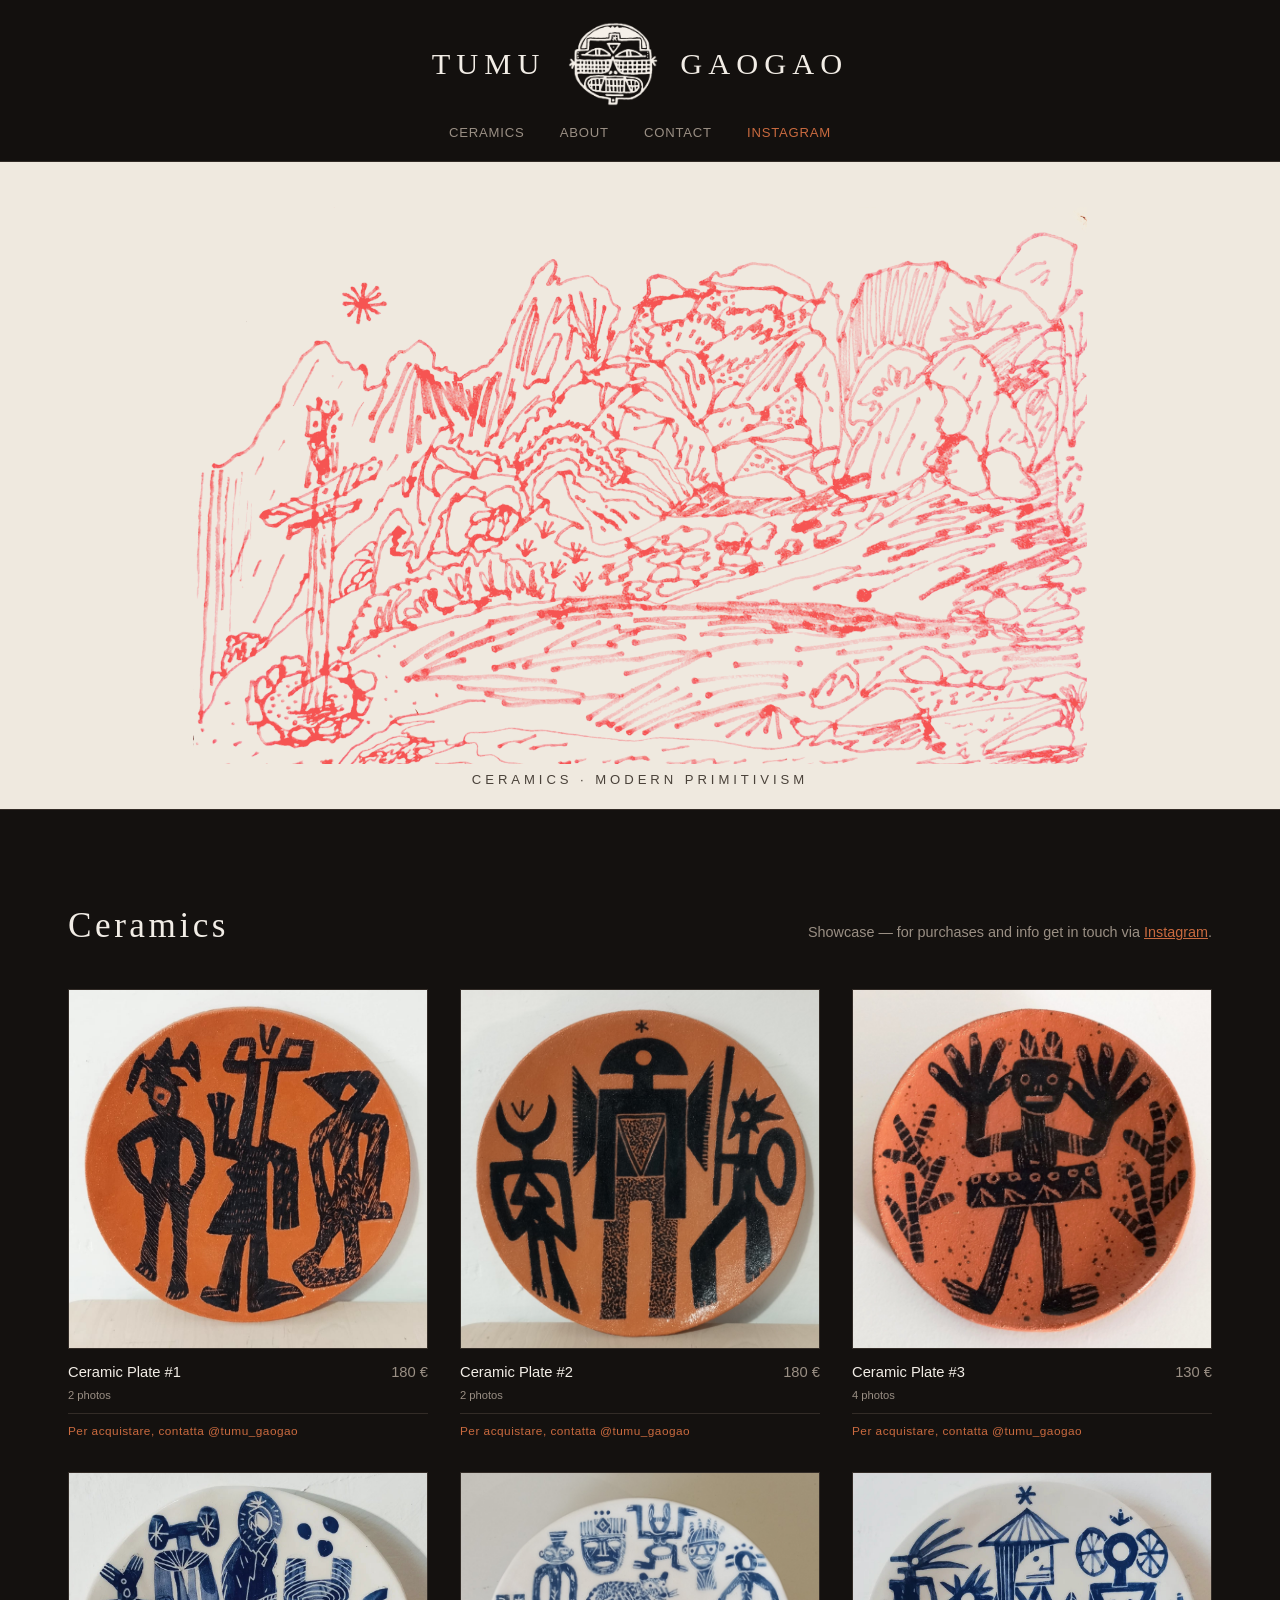
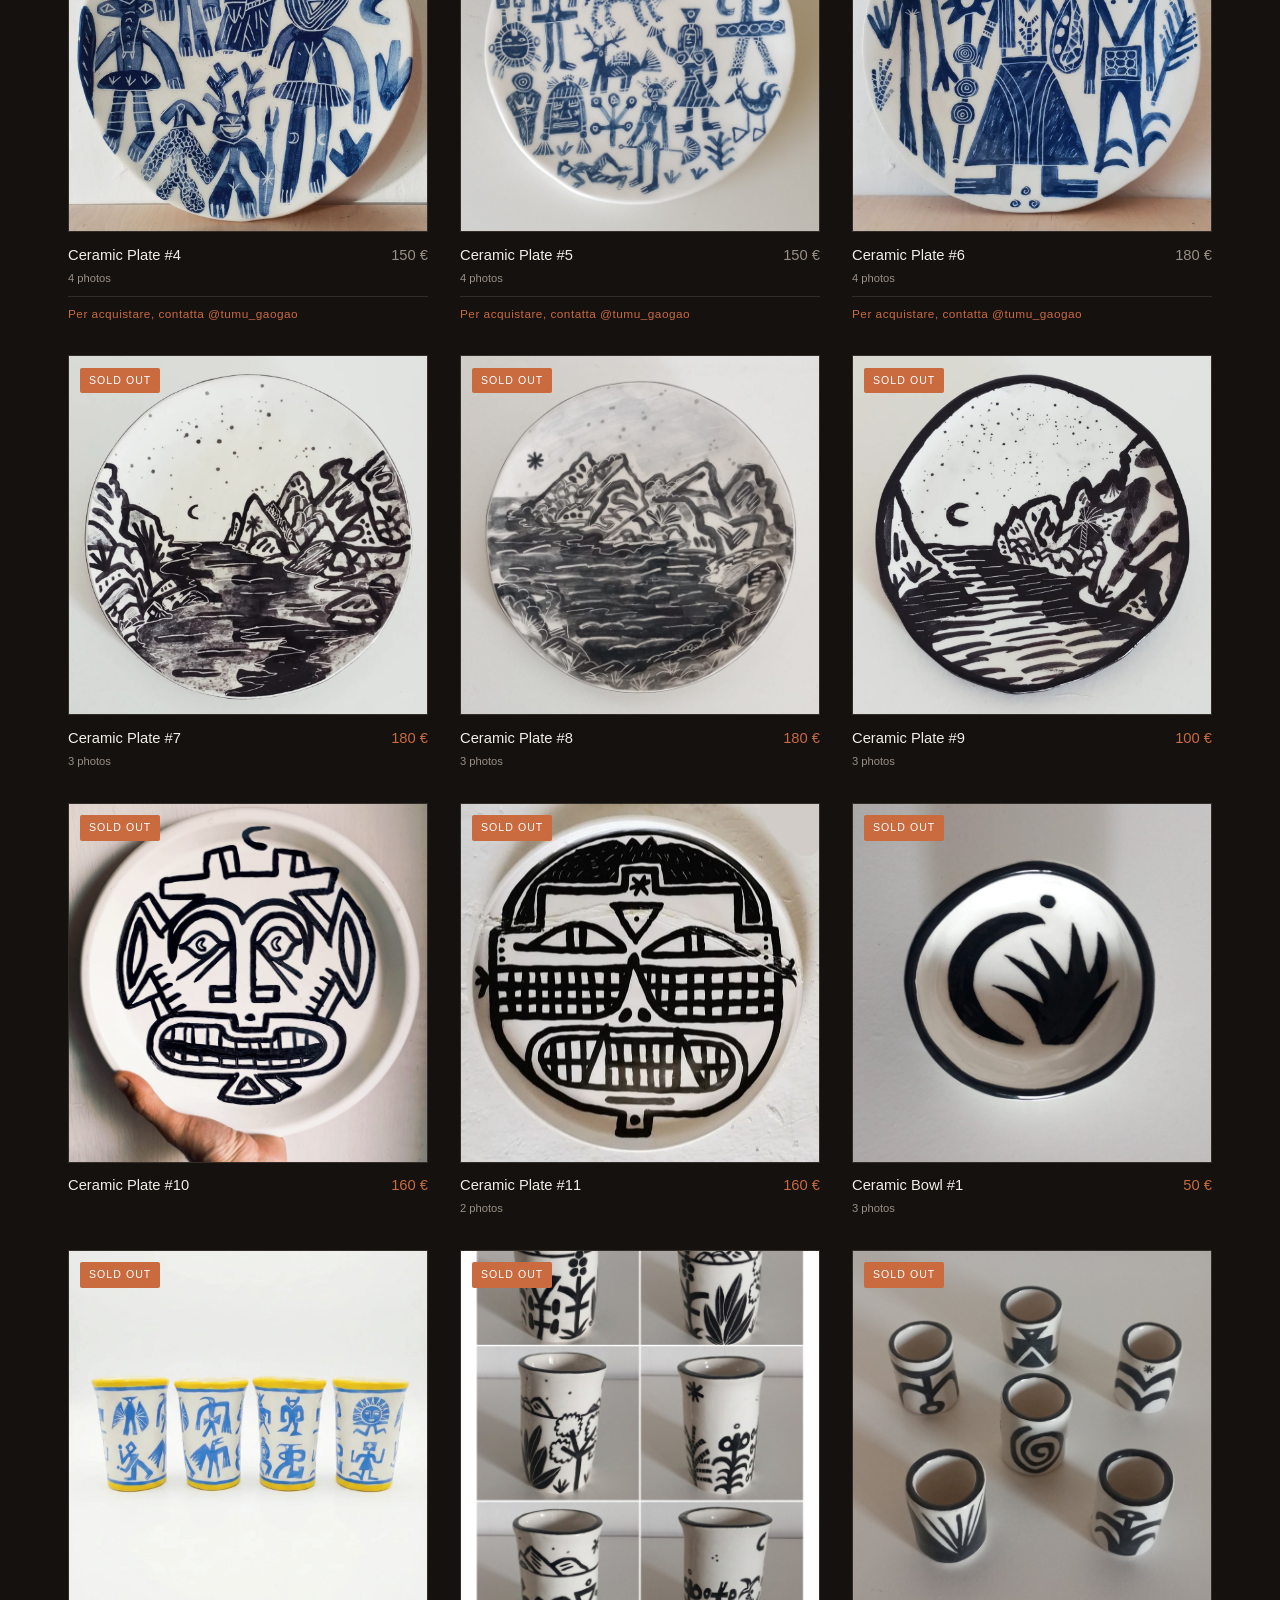
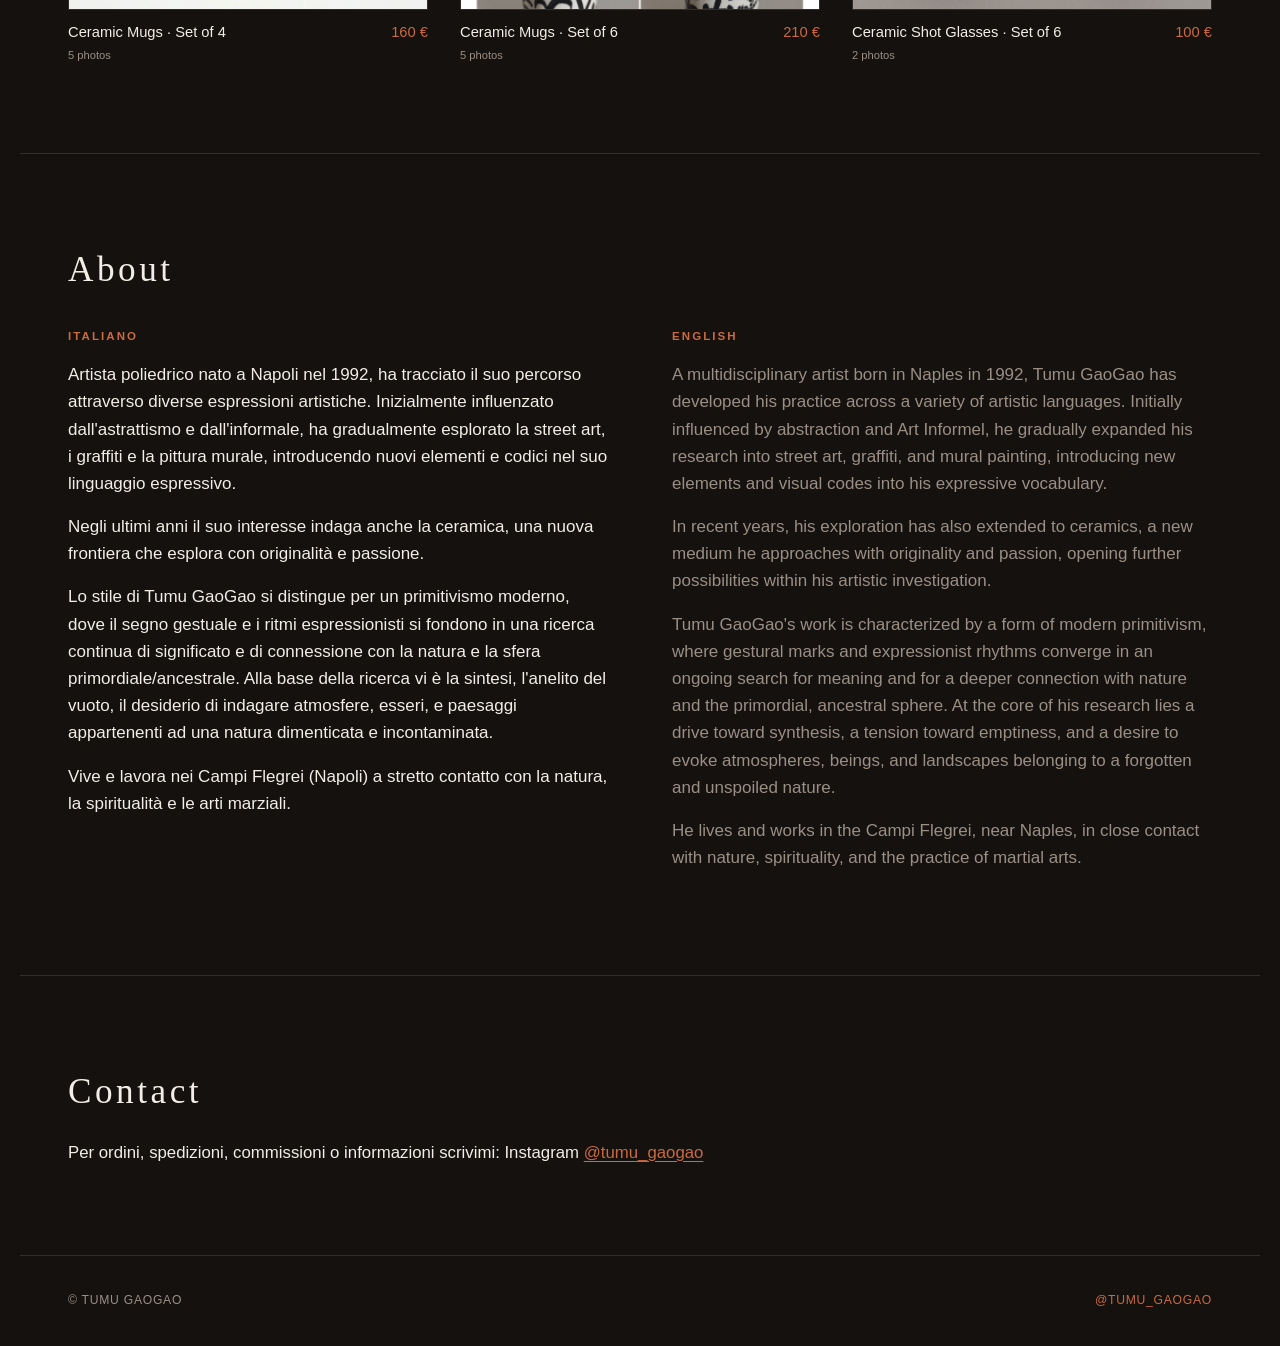
<file: index.html>
<!DOCTYPE html>
<html lang="it">
<head>
  <meta charset="UTF-8" />
  <meta name="viewport" content="width=device-width, initial-scale=1.0" />
  <title>TUMU GAOGAO — Ceramics</title>
  <meta name="description" content="TUMU GAOGAO — multidisciplinary artist, Naples 1992. Ceramics and modern primitivism." />
  <meta property="og:title" content="TUMU GAOGAO" />
  <meta property="og:description" content="Ceramics · Modern primitivism" />
  <meta property="og:type" content="website" />
  <link rel="stylesheet" href="style.css" />
</head>
<body>
  <header class="site-header" id="top">
    <a class="brand" href="#top">
      <span class="brand-word">TUMU</span>
      <img class="brand-logo" src="assets/images/logo-mask.png" alt="TUMU GAOGAO" />
      <span class="brand-word">GAOGAO</span>
    </a>
    <button class="nav-toggle" aria-label="Menu" aria-expanded="false">Menu</button>
    <nav class="site-nav">
      <a href="#shop">Ceramics</a>
      <a href="#about">About</a>
      <a href="#contact">Contact</a>
      <a class="ig" href="" target="_blank" rel="noopener" id="nav-ig">Instagram</a>
    </nav>
  </header>

  <main>
    <section class="hero hero-drawings" id="hero">
      <div class="hero-slides" id="hero-slides"></div>
      <div class="hero-overlay">
        <h1 class="hero-title">TUMU GAOGAO</h1>
        <p class="hero-tagline" id="hero-tagline"></p>
      </div>
    </section>

    <section id="shop" class="shop">
      <div class="section-head">
        <h2 class="section-title">Ceramics</h2>
        <p class="section-note">Showcase — for purchases and info get in touch via <a href="" id="shop-ig" target="_blank" rel="noopener">Instagram</a>.</p>
      </div>
      <div class="grid" id="product-grid"></div>
    </section>

    <section id="about" class="about">
      <h2 class="section-title">About</h2>
      <div class="about-cols">
        <div class="about-it" id="about-it"></div>
        <div class="about-en" id="about-en"></div>
      </div>
    </section>

    <section id="contact" class="contact">
      <h2 class="section-title">Contact</h2>
      <p id="contact-body"></p>
    </section>
  </main>

  <footer class="site-footer">
    <span id="footer-name"></span>
    <a href="" id="footer-ig" target="_blank" rel="noopener"></a>
  </footer>


  <script src="common.js"></script>
  <script src="script.js"></script>
</body>
</html>
</file>
<file: style.css>
/* TUMU GAOGAO — ceramics showcase
   Warm terracotta / cream palette, image-forward. */

:root {
  --bg: #14110f;
  --paper: #1c1815;
  --ink: #f2ede6;
  --muted: #9a8f84;
  --line: #332c27;
  --terra: #c96a3f;
  --terra-dark: #a5522d;
  --maxw: 1240px;
  --sans: "Helvetica Neue", Helvetica, Arial, sans-serif;
  --serif: Georgia, "Times New Roman", serif;
  --offwhite: #efe9df;
  --offwhite-ink: #4a423a;
}

* { box-sizing: border-box; }
html { scroll-behavior: smooth; }
body {
  margin: 0;
  background: var(--bg);
  color: var(--ink);
  font-family: var(--sans);
  font-size: 17px;
  line-height: 1.6;
  -webkit-font-smoothing: antialiased;
}
a { color: inherit; }
img { display: block; max-width: 100%; }

/* ---------- Header ---------- */
.site-header {
  position: sticky;
  top: 0;
  z-index: 50;
  display: flex;
  flex-direction: column;
  align-items: center;
  gap: 1rem;
  padding: 1.4rem clamp(1rem, 4vw, 3rem) 1.1rem;
  background: rgba(20, 17, 15, 0.92);
  backdrop-filter: saturate(140%) blur(8px);
  border-bottom: 1px solid var(--line);
}
.brand {
  display: flex;
  align-items: center;
  justify-content: center;
  gap: clamp(0.6rem, 2vw, 1.4rem);
  text-decoration: none;
  color: var(--ink);
}
.brand-word {
  font-family: var(--serif);
  font-size: clamp(1.1rem, 3.4vw, 1.9rem);
  letter-spacing: 0.2em;
  line-height: 1;
  white-space: nowrap;
}
.brand-logo {
  height: clamp(56px, 9vw, 84px);
  width: auto;
  flex: none;
}
.site-nav { display: flex; justify-content: center; gap: clamp(1rem, 3vw, 2.2rem); font-size: 0.82rem; letter-spacing: 0.06em; text-transform: uppercase; }
.site-nav a { text-decoration: none; color: var(--muted); transition: color .2s; }
.site-nav a:hover { color: var(--terra); }
.site-nav a.ig { color: var(--terra); }
.nav-toggle {
  display: none; background: none; border: none; cursor: pointer;
  font-family: var(--sans); font-size: 0.82rem; letter-spacing: 0.08em; text-transform: uppercase; color: var(--ink);
}

/* ---------- Hero ---------- */
.hero { position: relative; height: 72vh; min-height: 380px; overflow: hidden; border-bottom: 1px solid var(--line); background: var(--bg); }
.hero.hero-drawings { background: var(--offwhite); }
.hero.hero-drawings .hero-slides img { object-fit: contain; padding: clamp(1.2rem, 3.5vw, 3rem); }
.hero.hero-drawings .hero-overlay {
  background: none;
  justify-content: flex-end;
  padding-bottom: 1.2rem;
  color: var(--offwhite-ink);
  text-shadow: none;
}
.hero.hero-drawings .hero-title { display: none; }
.hero-slides { position: absolute; inset: 0; }
.hero-slides img {
  position: absolute; inset: 0;
  width: 100%; height: 100%; object-fit: cover;
  opacity: 0; transition: opacity 1.2s ease;
}
.hero-slides img.active { opacity: 1; }
.hero-overlay {
  position: absolute; inset: 0; z-index: 2;
  display: flex; flex-direction: column; align-items: center; justify-content: center;
  text-align: center; color: #fff; padding: 1.5rem;
  background: linear-gradient(180deg, rgba(20,17,15,.25), rgba(20,17,15,.65));
  text-shadow: 0 2px 24px rgba(0,0,0,.4);
}
.hero-title { font-family: var(--serif); font-size: clamp(2.2rem, 7vw, 5rem); font-weight: 400; letter-spacing: 0.16em; margin: 0; }
.hero-tagline { text-transform: uppercase; letter-spacing: 0.3em; font-size: 0.82rem; margin: 1.2rem 0 0; }

/* ---------- Sections ---------- */
.section-title { font-family: var(--serif); font-size: clamp(1.5rem, 4vw, 2.2rem); font-weight: 400; letter-spacing: 0.1em; margin: 0; }
.shop, .about, .contact { max-width: var(--maxw); margin: 0 auto; padding: clamp(3rem, 7vw, 5.5rem) clamp(1.2rem, 5vw, 3rem); }
.section-head { display: flex; flex-wrap: wrap; align-items: baseline; justify-content: space-between; gap: 0.6rem; margin-bottom: 2.2rem; }
.section-note { color: var(--muted); font-size: 0.9rem; margin: 0; }
.section-note a { color: var(--terra); }

/* ---------- Product grid ---------- */
.grid { display: grid; grid-template-columns: repeat(3, 1fr); gap: clamp(1rem, 2.5vw, 2rem); }
.card { display: block; cursor: pointer; background: none; border: none; padding: 0; text-align: left; font: inherit; color: inherit; text-decoration: none; }
.card .thumb {
  position: relative; overflow: hidden; background: var(--paper);
  border: 1px solid var(--line); aspect-ratio: 1 / 1;
}
.card .thumb img { width: 100%; height: 100%; object-fit: cover; transition: transform .5s ease; }
.card:hover .thumb img { transform: scale(1.04); }
.badge {
  position: absolute; top: 0.7rem; left: 0.7rem;
  background: var(--terra); color: #fff;
  font-size: 0.66rem; letter-spacing: 0.1em; text-transform: uppercase;
  padding: 0.28rem 0.55rem; border-radius: 2px;
}
.card-info { display: flex; justify-content: space-between; gap: 1rem; margin-top: 0.7rem; align-items: baseline; }
.card-title { font-size: 0.92rem; font-weight: 500; }
.card-price { font-size: 0.92rem; color: var(--muted); white-space: nowrap; }
.card.is-sold .card-price { color: var(--terra); }
.card-count { font-size: 0.7rem; color: var(--muted); margin-top: 0.15rem; }

/* ---------- About ---------- */
.about { border-top: 1px solid var(--line); }
.about-cols { display: grid; grid-template-columns: 1fr 1fr; gap: clamp(1.5rem, 5vw, 4rem); margin-top: 1.8rem; }
.about-cols p { margin: 0 0 1rem; }
.about-en { color: var(--muted); }
.about-it h3, .about-en h3 {
  font-size: 0.72rem; text-transform: uppercase; letter-spacing: 0.18em;
  color: var(--terra); margin: 0 0 1rem; font-weight: 700;
}

/* ---------- Contact ---------- */
.contact { border-top: 1px solid var(--line); }
.contact p { margin: 1.2rem 0 0; font-size: 1.05rem; }
.contact a { color: var(--terra); text-underline-offset: 3px; }

/* ---------- Footer ---------- */
.site-footer {
  display: flex; justify-content: space-between; flex-wrap: wrap; gap: 0.5rem;
  max-width: var(--maxw); margin: 0 auto;
  padding: 2.2rem clamp(1.2rem, 5vw, 3rem);
  border-top: 1px solid var(--line);
  font-size: 0.76rem; letter-spacing: 0.06em; text-transform: uppercase; color: var(--muted);
}
.site-footer a { color: var(--terra); text-decoration: none; }

/* ---------- Lightbox ---------- */
.lightbox { position: fixed; inset: 0; z-index: 100; display: none; align-items: center; justify-content: center; background: rgba(25,19,14,.95); padding: clamp(1rem, 4vw, 3rem); }
.lightbox.open { display: flex; }
.lb-figure { margin: 0; max-width: 92vw; max-height: 90vh; display: flex; flex-direction: column; align-items: center; }
.lb-img { max-width: 92vw; max-height: 78vh; width: auto; height: auto; object-fit: contain; box-shadow: 0 20px 60px rgba(0,0,0,.5); }
.lb-caption { color: #ece4d8; font-size: 0.9rem; text-align: center; margin-top: 1rem; }
.lb-caption .price { color: #fff; font-weight: 600; }
.lb-caption .sold { color: var(--terra); text-transform: uppercase; letter-spacing: .1em; font-size: .78rem; margin-left: .5rem; }
.lb-close, .lb-prev, .lb-next { position: fixed; background: none; border: none; color: #fff; cursor: pointer; line-height: 1; opacity: .75; transition: opacity .2s; padding: .5rem 1rem; }
.lb-close:hover, .lb-prev:hover, .lb-next:hover { opacity: 1; }
.lb-close { top: .6rem; right: 1rem; font-size: 2.8rem; }
.lb-prev { left: .5rem; top: 50%; transform: translateY(-50%); font-size: 3.5rem; }
.lb-next { right: .5rem; top: 50%; transform: translateY(-50%); font-size: 3.5rem; }

/* ---------- Responsive ---------- */
@media (max-width: 900px) { .grid { grid-template-columns: repeat(2, 1fr); } }
@media (max-width: 680px) {
  .nav-toggle { display: block; }
  .site-nav {
    position: absolute; top: 100%; right: 0; left: 0;
    flex-direction: column; gap: 0; background: var(--bg); align-items: center;
    border-bottom: 1px solid var(--line); max-height: 0; overflow: hidden;
    transition: max-height .3s ease;
  }
  .site-nav.open { max-height: 360px; }
  .site-nav a { padding: 0.9rem clamp(1rem, 4vw, 3rem); border-top: 1px solid var(--line); }
  .about-cols { grid-template-columns: 1fr; }
}
@media (max-width: 460px) { .grid { grid-template-columns: 1fr; } }

/* ---------- Messaggio di errore caricamento contenuti ---------- */
.load-error { grid-column: 1 / -1; color: var(--muted); font-size: 0.95rem; margin: 0; }

/* ---------- Descrizione e invito al contatto ---------- */
.card-desc {
  margin: 0.45rem 0 0;
  font-size: 0.85rem;
  line-height: 1.5;
  color: var(--muted);
}
.card-buy {
  margin: 0.5rem 0 0;
  font-size: 0.74rem;
  letter-spacing: 0.04em;
  color: var(--terra);
  border-top: 1px solid var(--line);
  padding-top: 0.5rem;
}
.lb-desc {
  display: block;
  margin-top: 0.6rem;
  color: #cfc4b4;
  font-size: 0.86rem;
  max-width: 46ch;
  margin-left: auto;
  margin-right: auto;
}
.lb-buy { display: block; margin-top: 0.7rem; font-size: 0.82rem; color: #ece4d8; }
.lb-buy a { color: var(--terra); }

/* ---------- Scheda del singolo pezzo ---------- */
.product-page {
  max-width: var(--maxw);
  margin: 0 auto;
  padding: clamp(2rem, 5vw, 3.5rem) clamp(1.2rem, 5vw, 3rem) clamp(3rem, 7vw, 5rem);
}
.back-link {
  display: inline-block;
  font-size: 0.78rem;
  letter-spacing: 0.08em;
  text-transform: uppercase;
  color: var(--muted);
  text-decoration: none;
  margin-bottom: clamp(1.5rem, 4vw, 2.5rem);
}
.back-link:hover { color: var(--terra); }

.product { display: grid; grid-template-columns: 1.25fr 1fr; gap: clamp(1.5rem, 5vw, 4rem); align-items: start; }

.pg-main { position: relative; border: 1px solid var(--line); background: var(--paper); }
.pg-main img { width: 100%; height: auto; display: block; cursor: zoom-in; }
.pg-thumbs { display: flex; flex-wrap: wrap; gap: 0.6rem; margin-top: 0.7rem; }
.pg-thumb {
  width: 74px; height: 74px; padding: 0; cursor: pointer;
  border: 1px solid var(--line); background: var(--paper); overflow: hidden;
  opacity: 0.6; transition: opacity .2s, border-color .2s;
}
.pg-thumb img { width: 100%; height: 100%; object-fit: cover; }
.pg-thumb:hover { opacity: 1; }
.pg-thumb.active { opacity: 1; border-color: var(--terra); }

.product-title { font-family: var(--serif); font-size: clamp(1.6rem, 4vw, 2.4rem); font-weight: 400; letter-spacing: 0.06em; margin: 0; line-height: 1.2; }
.product-price { font-size: 1.25rem; color: var(--terra); margin: 0.6rem 0 0; }
.product-desc { margin-top: 1.6rem; }
.product-desc p { margin: 0 0 1rem; }
.product-buy {
  margin-top: 2rem; padding-top: 1.2rem;
  border-top: 1px solid var(--line);
  font-size: 0.95rem;
}
.product-buy a { color: var(--terra); text-underline-offset: 3px; }

@media (max-width: 780px) {
  .product { grid-template-columns: 1fr; }
}
</file>
